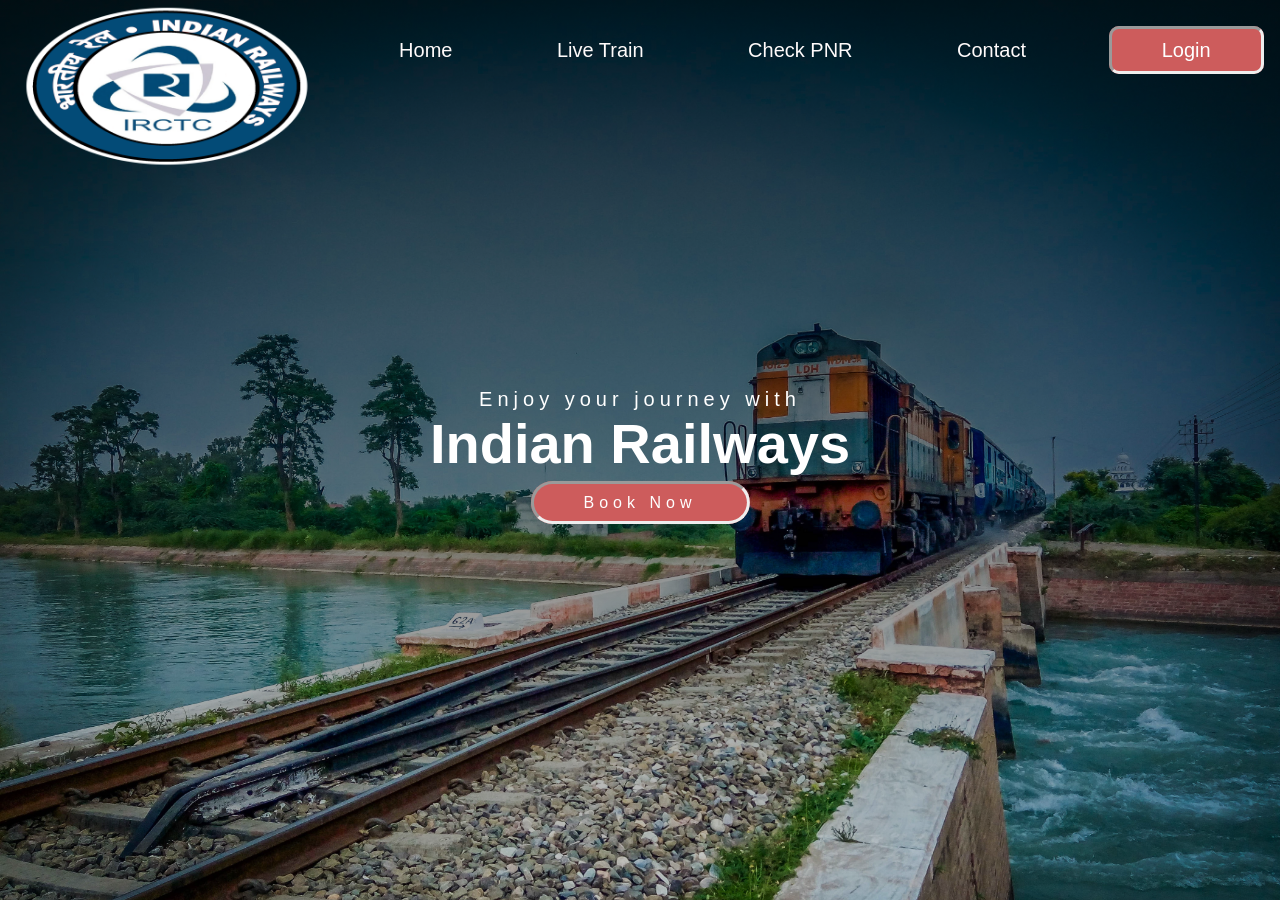
<file: Task 1/index.html>
<!DOCTYPE html>
<html lang="en">
<head>
    <meta charset="UTF-8">
    <meta http-equiv="X-UA-Compatible" content="IE=edge">
    <meta name="viewport" content="width=device-width, initial-scale=1.0">
    <title>Train Booking</title>
    <link rel="stylesheet" href="style.css">
    <link rel="stylesheet" href="https://fonts.googleapis.com/css?family=Karla">
</head>
<body>
    <header>
        <nav>            
            <div class="logo">
                <img src="img/logo.png" alt="logo">
            </div>
            <div class="menu">
                <a href="#">Home</a>
                <a href="#">Live Train</a>
                <a href="#">Check PNR</a>
                <a href="#">Contact</a>
            </div>
            <div class="Login">
                <a href="#">Login</a>
            </div>
        </nav>
        <section class="h-txt">
            <span>Enjoy your journey with</span>
            <h1>Indian Railways</h1>
            <br>
            <a href="#">Book Now</a>
        </section>   
    </header>
    
    
</body>
</html>
</file>
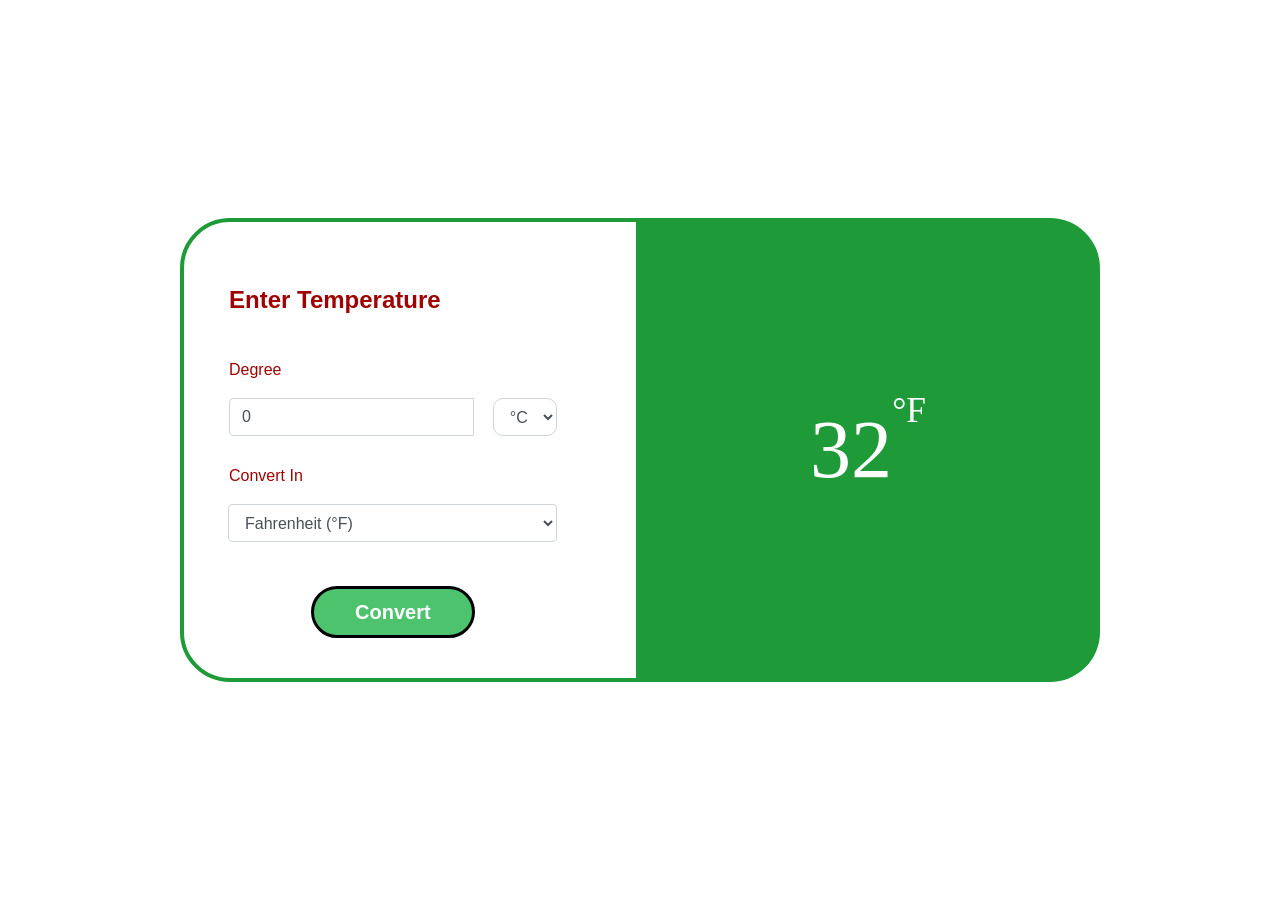
<file: Task 3/index.html>
<!DOCTYPE html>
<html lang="en">
  <head>
    <meta charset="UTF-8" />
    <meta http-equiv="X-UA-Compatible" content="IE=edge" />
    <meta name="viewport" content="width=device-width, initial-scale=1.0" />
    <title>Convert Temperature</title>
    <link rel="icon" type="image/png" href="./assets/icon.png" />
    <link
      rel="stylesheet"
      href="https://cdnjs.cloudflare.com/ajax/libs/font-awesome/4.7.0/css/font-awesome.min.css"
    />

    <link
      rel="stylesheet"
      href="https://cdn.jsdelivr.net/npm/bootstrap@4.6.0/dist/css/bootstrap.min.css"
      integrity="sha384-B0vP5xmATw1+K9KRQjQERJvTumQW0nPEzvF6L/Z6nronJ3oUOFUFpCjEUQouq2+l"
      crossorigin="anonymous"
    />

    <link rel="stylesheet" href="style.css" />
  </head>

  <body class="d-flex justify-content-center align-items-center min-vh-100">
    <div class="container">
      <div class="row">
        <div class="card-group col-12 col-md-10 offset-md-1 my-md-auto">
          <div class="card inputSection col-12 col-md-6">
            <div class="card-body">
              <form>
                <div class="row px-3">
                  <div class="col-12 col-md-11 px-4">
                    <span class="card-title d-block">Enter Temperature</span>
                    <label for="degreeInput" class="py-sm-2">Degree</label>
                    <div class="input-group">
                      <input
                        type="number"
                        class="form-control"
                        id="inputDegree"
                        name="inputDegree"
                        placeholder="Enter Degree"
                        value="0"
                      />
                      <div class="input-group-append">
                        <select class="form-control" id="selectInputDegreeType">
                          <option value="C" selected>&deg;C</option>
                          <option value="F">&deg;F</option>
                          
                        </select>
                      </div>
                    </div>
                    <label for="selectConversionType" class="py-sm-2"
                      >Convert In</label
                    >
                    <div class="input-group d-inline-block">
                      <div class="input-group-append">
                        <select class="form-control" id="selectConversionType">
                          <option value="F" selected>
                            Fahrenheit (&deg;F)
                          </option>
                          <option value="C">Celcius (&deg;C)</option>
                          
                        </select>
                      </div>
                    </div>
                    <button
                      type="submit"
                      class="convertBtn btn btn-lg col-12 col-md-6 offset-md-3 mt-4 rounded-pill d-flex justify-content-center align-items-center text-white"
                    >
                      Convert
                    </button>
                  </div>
                </div>
              </form>
            </div>
          </div>
          <div class="card resultSection col-12 col-md-6">
            <div
              class="card-body d-flex justify-content-center align-items-center"
            >
              <div id="resultValueSection">
                <div id="convertedDegree">32</div>
                <h3 id="degree">&deg;</h3>
                <h3 id="convertedUnit">F</h3>
              </div>
            </div>
          </div>
        </div>
      </div>
    </div>
    <script
      src="https://code.jquery.com/jquery-3.5.1.slim.min.js"
      integrity="sha384-DfXdz2htPH0lsSSs5nCTpuj/zy4C+OGpamoFVy38MVBnE+IbbVYUew+OrCXaRkfj"
      crossorigin="anonymous"
    ></script>
    <script
      src="https://cdn.jsdelivr.net/npm/bootstrap@4.6.0/dist/js/bootstrap.bundle.min.js"
      integrity="sha384-Piv4xVNRyMGpqkS2by6br4gNJ7DXjqk09RmUpJ8jgGtD7zP9yug3goQfGII0yAns"
      crossorigin="anonymous"
    ></script>
    <script src="script.js"></script>
  </body>
</html>
</file>
<file: Task 1/style.css>
*{padding: 0;margin:0;box-sizing: border-box;}
header{
    width: 100%;
    height: 100vh;
    background:linear-gradient(rgba(0,0,0,0.8),rgba(0,0,0,0.2)),url('img/img.jpg');
    background-size: cover;
    font-family:Arial, Helvetica, sans-serif;

}

nav{
    width: 100%;
    height: 100px;
    color:white;
    display:flex;
    justify-content: space-around;
    align-items:center;
}


.logo img{
    width: 300px;
    float:left;
    padding-left: 1%;
    padding-top: 25%;
    filter: invert(0);
   
}


.menu a{
    font-family: 'Franklin Gothic Medium', 'Arial Narrow', Arial, sans-serif;
    text-decoration: none;
    color: rgb(255, 251, 251);
    padding: 10px 50px;
    font-size: 20px;  
    position: relative;  
}

.menu a:before{
    content: '';
    position: absolute;
    top: 0;
    left: 0;
    width: 0%;
    height: 100%;
    border-bottom: 2px solid indianred;
    transition: 0.4s linear;
}

.menu a:hover::before{
    width: 100%;
}

.Login a{
    text-decoration: none;
    color: white;
    padding: 10px 50px;
    font-size: 20px;  
    background:indianred;
    border-radius: 10px;
    border-style:inset;
    transition: 0.4s linear;
}

.Login a:hover{
    background: transparent;
    color: rgb(255, 255, 255);
    border: 5px solid coral;
}

.h-txt{
    max-width: 650px;
    position: absolute;
    top: 50%;
    left: 50%;
    transform: translate(-50%,-50%);
    text-align: center;
    color: rgb(255, 255, 255);
}

.h-txt span{
    letter-spacing: 5px;
    font-family: 'Gill Sans', 'Gill Sans MT', Calibri, 'Trebuchet MS', sans-serif;
    font-size: 20px;
}
.h-txt h1{
    font-family: 'Gill Sans', 'Gill Sans MT', Calibri, 'Trebuchet MS', sans-serif;
    font-size: 3.5em;
}
.h-txt a{
    text-decoration: none;
    background: indianred;
    color: white;
    padding: 10px 50px;
    letter-spacing: 5px;
    border-radius: 50px;
    border-style:inset;
    transition: 0.4s linear
}

.h-txt a:hover{
    background: transparent;
    border: 5px solid coral;
    border-style: inset;
}

.h2-txt{
    max-width: 650px;
    position:absolute;
    top: 85%;
    left: 85%;
    transform: translate(-50%,-50%);
    text-align:left;
    color: rgb(0, 0, 0);
}

.footer {
    width: 100%;
    top:0%;
    left: 0%;
    border-top: 1px solid #f1f1f1;
    box-shadow: 0px -2px 3px #f1f1f1;
    text-align:center;
    padding: 50rem;
  }
</file>
<file: Task 3/style.css>
:root {
  --primary-color: #1e9a39;
  --secondary-color: #9f0303;
  font-family:Georgia, 'Times New Roman', Times, serif;
}

body {
  color: var(--secondary-color);
}

.card {
  padding: 20px 0px;
  border: 4px var(--primary-color) solid;
  border-radius: 50px;
}

/* Input Section */

.card-title {
  font-size: 24px;
  padding: 20px 0px;
  font-weight: 750;
}

label {
  font-weight: 500;
}

select {
  margin-bottom: 20px;
  
}

#selectInputDegreeType {
  /* border-radius: 0px 3px 3px 0px; */
  border-radius: 10px;
  margin-left: 20px;
}


.convertBtn {
  font-family: Verdana, Geneva, Tahoma, sans-serif;
  font-weight: 800;
  min-width: 10px;
  border-radius: 200px;
  border: solid black;
  background-color: rgb(77, 195, 110);


}

.convertBtn:hover {
  transition: 0.5s;
  background-color: rgb(60, 62, 186);
}

/* Result Section */

#resultValueSection {
  display: flex;
  justify-content: center;
  align-items: center;
  max-width: 500px;
  height: 200px;
  word-wrap: normal;
  text-align: center;
  font-size-adjust: 0.58;
  font-family: 'Times New Roman', Times, serif;

}

#convertedDegree {
  font-size: 65px;
  font-weight: 500;
  max-width: 500px;
}

#convertedUnit,
#degree {
  padding-bottom: 70px;
}

.resultSection {
  background-color:var(--primary-color);
  color: rgb(255, 255, 255);
}
</file>
